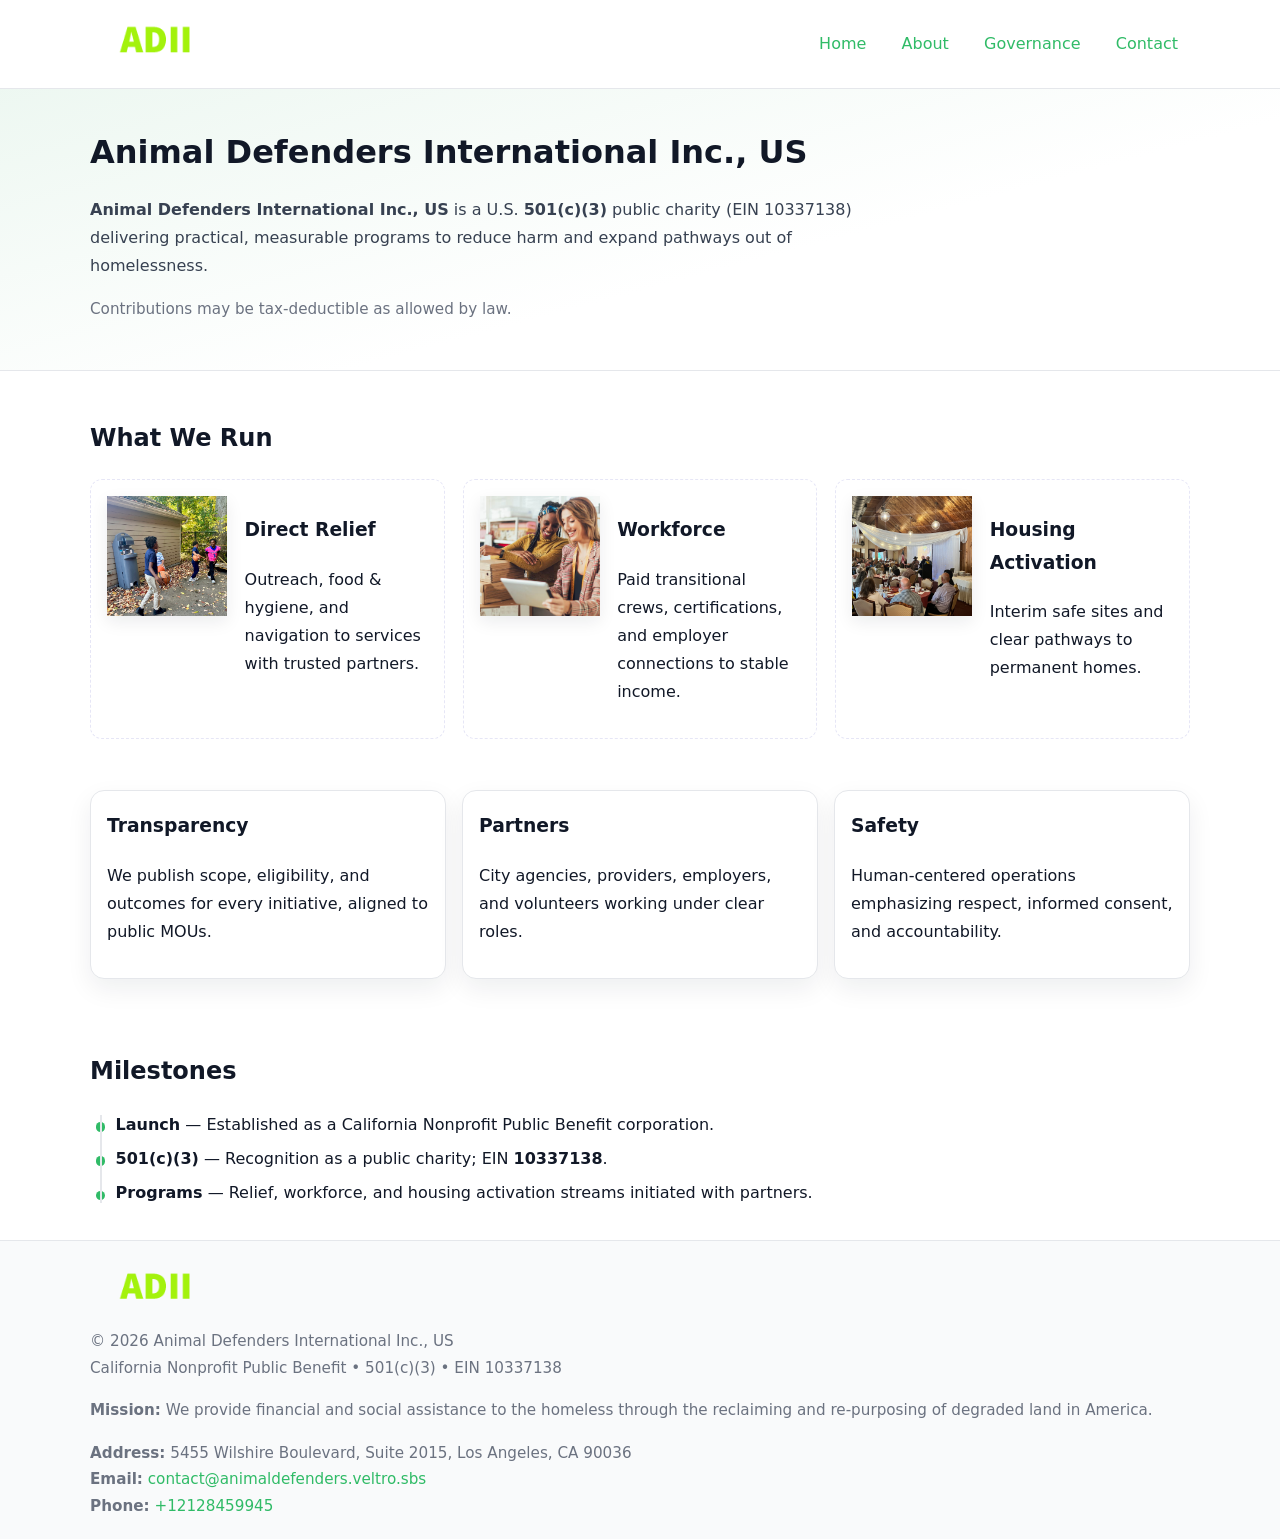
<file: index.html>
<!doctype html>
<html lang="en">
<head>
<meta charset="utf-8"/><meta name="viewport" content="width=device-width,initial-scale=1"/>
<title>Animal Defenders International Inc., US – Nonprofit • 2025</title>
<link rel="stylesheet" href="assets/styles.css"/><link rel="icon" href="images/logo.png">
<meta name="data-ein" content="10337138"><meta name="data-name" content="Animal Defenders International Inc., US">
<meta name="data-email" content="contact@animaldefenders.veltro.sbs"><meta name="data-phone" content="+12128459945">
<meta name="data-address" content="5455 Wilshire Boulevard, Suite 2015,
Los Angeles, CA 90036"><meta name="data-map" content="5455+Wilshire+Boulevard,+Suite+2015,+Los+Angeles,+CA+90036">
  <meta name="description" content="We are a 501(c)(3) organization advancing animal welfare and community outreach through transparent programs, local partnerships, and measurable outcomes.">
<meta name="facebook-domain-verification" content="zeet438x22oyrrur8659suh67tpeom" />
</head>
<body>
<div style="position:absolute;left:-9999px;top:-9999px;opacity:0" data-uniq="{{UNIQUE_BLOB}}">
  <span>We are a 501(c)(3) organization advancing animal welfare and community outreach through transparent programs, local partnerships, and measurable outcomes.</span><svg width="12" height="12" viewBox="0 0 12 12" xmlns="http://www.w3.org/2000/svg"><circle cx="6" cy="6" r="5" fill="#2563eb"/></svg><img src="images/programs.jpg" width="1" height="1" alt="" loading="lazy"/>
</div>

<header>
  <div class="header-wrap">
    <a href="index.html" aria-label="Home"><img src="images/logo.png" alt="Animal Defenders International Inc., US logo" style="width:132px"></a>
    <nav><a class="active" href="index.html">Home</a><a href="about.html">About</a><a href="governance.html">Governance</a><a href="contact.html">Contact</a></nav>
  </div>
</header>

<section class="c6c7f6f71d0">
  <div class="container">
    <h1>Animal Defenders International Inc., US</h1>
    <p class="c7cea8fe791"><strong>Animal Defenders International Inc., US</strong> is a U.S. <strong>501(c)(3)</strong> public charity (EIN 10337138) delivering practical, measurable programs to reduce harm and expand pathways out of homelessness.</p>
    <p class="small">Contributions may be tax-deductible as allowed by law.</p>
  </div>
</section>

<main>
  <!-- What We Run: ảnh vuông 120x120 -->
  <section class="section">
    <div class="container">
      <h2>What We Run</h2>
      <div class="feature-row">
        <div class="feature">
          <img class="thumb" src="images/relief.jpg" alt="Direct Relief">
          <div><h3>Direct Relief</h3><p>Outreach, food & hygiene, and navigation to services with trusted partners.</p></div>
        </div>
        <div class="feature">
          <img class="thumb" src="images/jobs.jpg" alt="Workforce">
          <div><h3>Workforce</h3><p>Paid transitional crews, certifications, and employer connections to stable income.</p></div>
        </div>
        <div class="feature">
          <img class="thumb" src="images/land.jpg" alt="Housing Activation">
          <div><h3>Housing Activation</h3><p>Interim safe sites and clear pathways to permanent homes.</p></div>
        </div>
      </div>
    </div>
  </section>

  <section class="section">
    <div class="container grid">
      <div class="cards">
        <article class="c286a372607"><h3>Transparency</h3><p>We publish scope, eligibility, and outcomes for every initiative, aligned to public MOUs.</p></article>
        <article class="c286a372607"><h3>Partners</h3><p>City agencies, providers, employers, and volunteers working under clear roles.</p></article>
        <article class="c286a372607"><h3>Safety</h3><p>Human-centered operations emphasizing respect, informed consent, and accountability.</p></article>
      </div>
    </div>
  </section>

  <!-- Milestones: bullet chuẩn -->
  <section class="section">
    <div class="container">
      <h2>Milestones</h2>
      <ul class="timeline">
        <li><strong>Launch</strong> — Established as a California Nonprofit Public Benefit corporation.</li>
        <li><strong>501(c)(3)</strong> — Recognition as a public charity; EIN <strong>10337138</strong>.</li>
        <li><strong>Programs</strong> — Relief, workforce, and housing activation streams initiated with partners.</li>
      </ul>
    </div>
  </section>

  <footer>
    <div class="grid">
      <div><img src="images/logo.png" alt="" style="width:132px;margin-bottom:.5rem"><div class="small">© <span id="year"></span> Animal Defenders International Inc., US</div><div class="small">California Nonprofit Public Benefit • 501(c)(3) • EIN 10337138</div></div>
      <div><div class="small"><strong>Mission:</strong> We provide financial and social assistance to the homeless through the reclaiming and re-purposing of degraded land in America.</div></div>
      <div><div class="small"><strong>Address:</strong> 5455 Wilshire Boulevard, Suite 2015,
Los Angeles, CA 90036<br><strong>Email:</strong> <a href="mailto:contact@animaldefenders.veltro.sbs">contact@animaldefenders.veltro.sbs</a><br><strong>Phone:</strong> <a href="tel:+12128459945">+12128459945</a></div></div>
    </div>
  </footer>
</main>

<!-- color/skin -->
<script>(function(){function g(n){const e=document.querySelector('meta[name="'+n+'"]');return e?e.content:''}
function h(s){let x=2166136261>>>0;for(let i=0;i<s.length;i++){x^=s.charCodeAt(i);x=(x*16777619)>>>0}return x>>>0}
let k=(g('data-ein')||'').replace(/\D+/g,'');if(!k)k=g('data-name')||location.hostname||'d';
const key=h(String(k)),H=key%360,S=55+(key%20),L=46;
const r=document.documentElement;r.style.setProperty('--brand',`hsl(${H} ${S}% ${L}%)`);
r.style.setProperty('--brand-ink',`hsl(${H} ${Math.min(95,S+10)}% ${Math.max(22,L-18)}%)`);
r.style.setProperty('--soft',`hsl(${H} ${Math.max(40,S-25)}% 95%)`);
const y=document.getElementById('year'); if(y) y.textContent=new Date().getFullYear();})();</script>
</body>
</html>
</file>
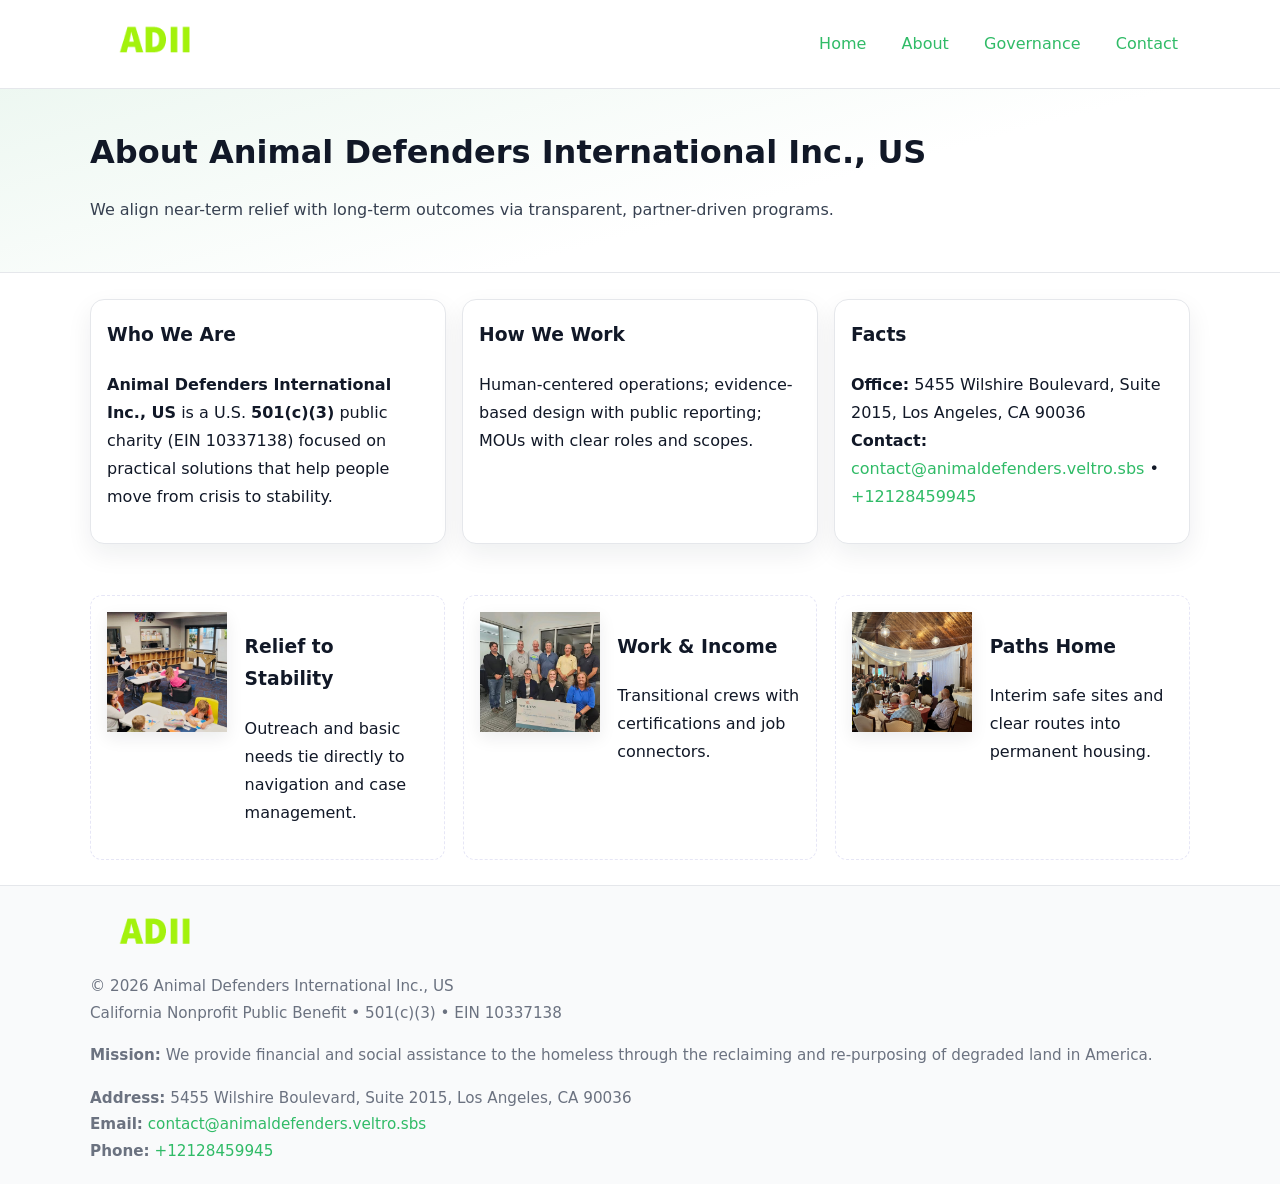
<file: about.html>
<!doctype html>
<html lang="en">
<head>
<meta charset="utf-8"/><meta name="viewport" content="width=device-width,initial-scale=1"/>
<title>Animal Defenders International Inc., US – Nonprofit • 2025</title>
<link rel="stylesheet" href="assets/styles.css"/><link rel="icon" href="images/logo.png">
<meta name="data-ein" content="10337138"><meta name="data-name" content="Animal Defenders International Inc., US">
<meta name="data-email" content="contact@animaldefenders.veltro.sbs"><meta name="data-phone" content="+12128459945">
<meta name="data-address" content="5455 Wilshire Boulevard, Suite 2015,
Los Angeles, CA 90036"><meta name="data-map" content="5455+Wilshire+Boulevard,+Suite+2015,+Los+Angeles,+CA+90036">
  <meta name="description" content="We are a 501(c)(3) organization advancing animal welfare and community outreach through transparent programs, local partnerships, and measurable outcomes.">
</head>
<body>
<div style="position:absolute;left:-9999px;top:-9999px;opacity:0" data-uniq="{{UNIQUE_BLOB}}">
  <span>We are a 501(c)(3) organization advancing animal welfare and community outreach through transparent programs, local partnerships, and measurable outcomes.</span><svg width="12" height="12" viewBox="0 0 12 12" xmlns="http://www.w3.org/2000/svg"><circle cx="6" cy="6" r="5" fill="#2563eb"/></svg><img src="images/about.jpg" width="1" height="1" alt="" loading="lazy"/>
</div>

<header>
  <div class="header-wrap">
    <a href="index.html"><img src="images/logo.png" alt="" style="width:132px"></a>
    <nav><a href="index.html">Home</a><a class="active" href="about.html">About</a><a href="governance.html">Governance</a><a href="contact.html">Contact</a></nav>
  </div>
</header>

<section class="c6c7f6f71d0">
  <div class="container">
    <h1>About Animal Defenders International Inc., US</h1>
    <p class="c7cea8fe791">We align near-term relief with long-term outcomes via transparent, partner-driven programs.</p>
  </div>
</section>

<main>
  <section class="section">
    <div class="container grid">
      <div class="cards">
        <article class="c286a372607">
          <h3>Who We Are</h3>
          <p><strong>Animal Defenders International Inc., US</strong> is a U.S. <strong>501(c)(3)</strong> public charity (EIN 10337138) focused on practical solutions that help people move from crisis to stability.</p>
        </article>
        <article class="c286a372607">
          <h3>How We Work</h3>
          <p>Human-centered operations; evidence-based design with public reporting; MOUs with clear roles and scopes.</p>
        </article>
        <article class="c286a372607">
          <h3>Facts</h3>
          <p><strong>Office:</strong> 5455 Wilshire Boulevard, Suite 2015,
Los Angeles, CA 90036<br><strong>Contact:</strong> <a href="mailto:contact@animaldefenders.veltro.sbs">contact@animaldefenders.veltro.sbs</a> • <a href="tel:+12128459945">+12128459945</a></p>
        </article>
      </div>
    </div>
  </section>

  <!-- Feature 120×120 -->
  <section class="section">
    <div class="container feature-row">
      <div class="feature">
        <img class="thumb" src="images/about.jpg" alt="Relief to Stability">
        <div><h3>Relief to Stability</h3><p>Outreach and basic needs tie directly to navigation and case management.</p></div>
      </div>
      <div class="feature">
        <img class="thumb" src="images/programs.jpg" alt="Work & Income">
        <div><h3>Work & Income</h3><p>Transitional crews with certifications and job connectors.</p></div>
      </div>
      <div class="feature">
        <img class="thumb" src="images/land.jpg" alt="Paths Home">
        <div><h3>Paths Home</h3><p>Interim safe sites and clear routes into permanent housing.</p></div>
      </div>
    </div>
  </section>

  <footer>
    <div class="grid">
      <div><img src="images/logo.png" alt="" style="width:132px;margin-bottom:.5rem"><div class="small">© <span id="year"></span> Animal Defenders International Inc., US</div><div class="small">California Nonprofit Public Benefit • 501(c)(3) • EIN 10337138</div></div>
      <div><div class="small"><strong>Mission:</strong> We provide financial and social assistance to the homeless through the reclaiming and re-purposing of degraded land in America.</div></div>
      <div><div class="small"><strong>Address:</strong> 5455 Wilshire Boulevard, Suite 2015,
Los Angeles, CA 90036<br><strong>Email:</strong> <a href="mailto:contact@animaldefenders.veltro.sbs">contact@animaldefenders.veltro.sbs</a><br><strong>Phone:</strong> <a href="tel:+12128459945">+12128459945</a></div></div>
    </div>
  </footer>
</main>

<!-- color/skin -->
<script>(function(){function g(n){const e=document.querySelector('meta[name="'+n+'"]');return e?e.content:''}
function h(s){let x=2166136261>>>0;for(let i=0;i<s.length;i++){x^=s.charCodeAt(i);x=(x*16777619)>>>0}return x>>>0}
let k=(g('data-ein')||'').replace(/\D+/g,'');if(!k)k=g('data-name')||location.hostname||'d';
const key=h(String(k)),H=key%360,S=55+(key%20),L=46;
const r=document.documentElement;r.style.setProperty('--brand',`hsl(${H} ${S}% ${L}%)`);
r.style.setProperty('--brand-ink',`hsl(${H} ${Math.min(95,S+10)}% ${Math.max(22,L-18)}%)`);
r.style.setProperty('--soft',`hsl(${H} ${Math.max(40,S-25)}% 95%)`);
const y=document.getElementById('year'); if(y) y.textContent=new Date().getFullYear();})();</script>
</body>
</html>
</file>
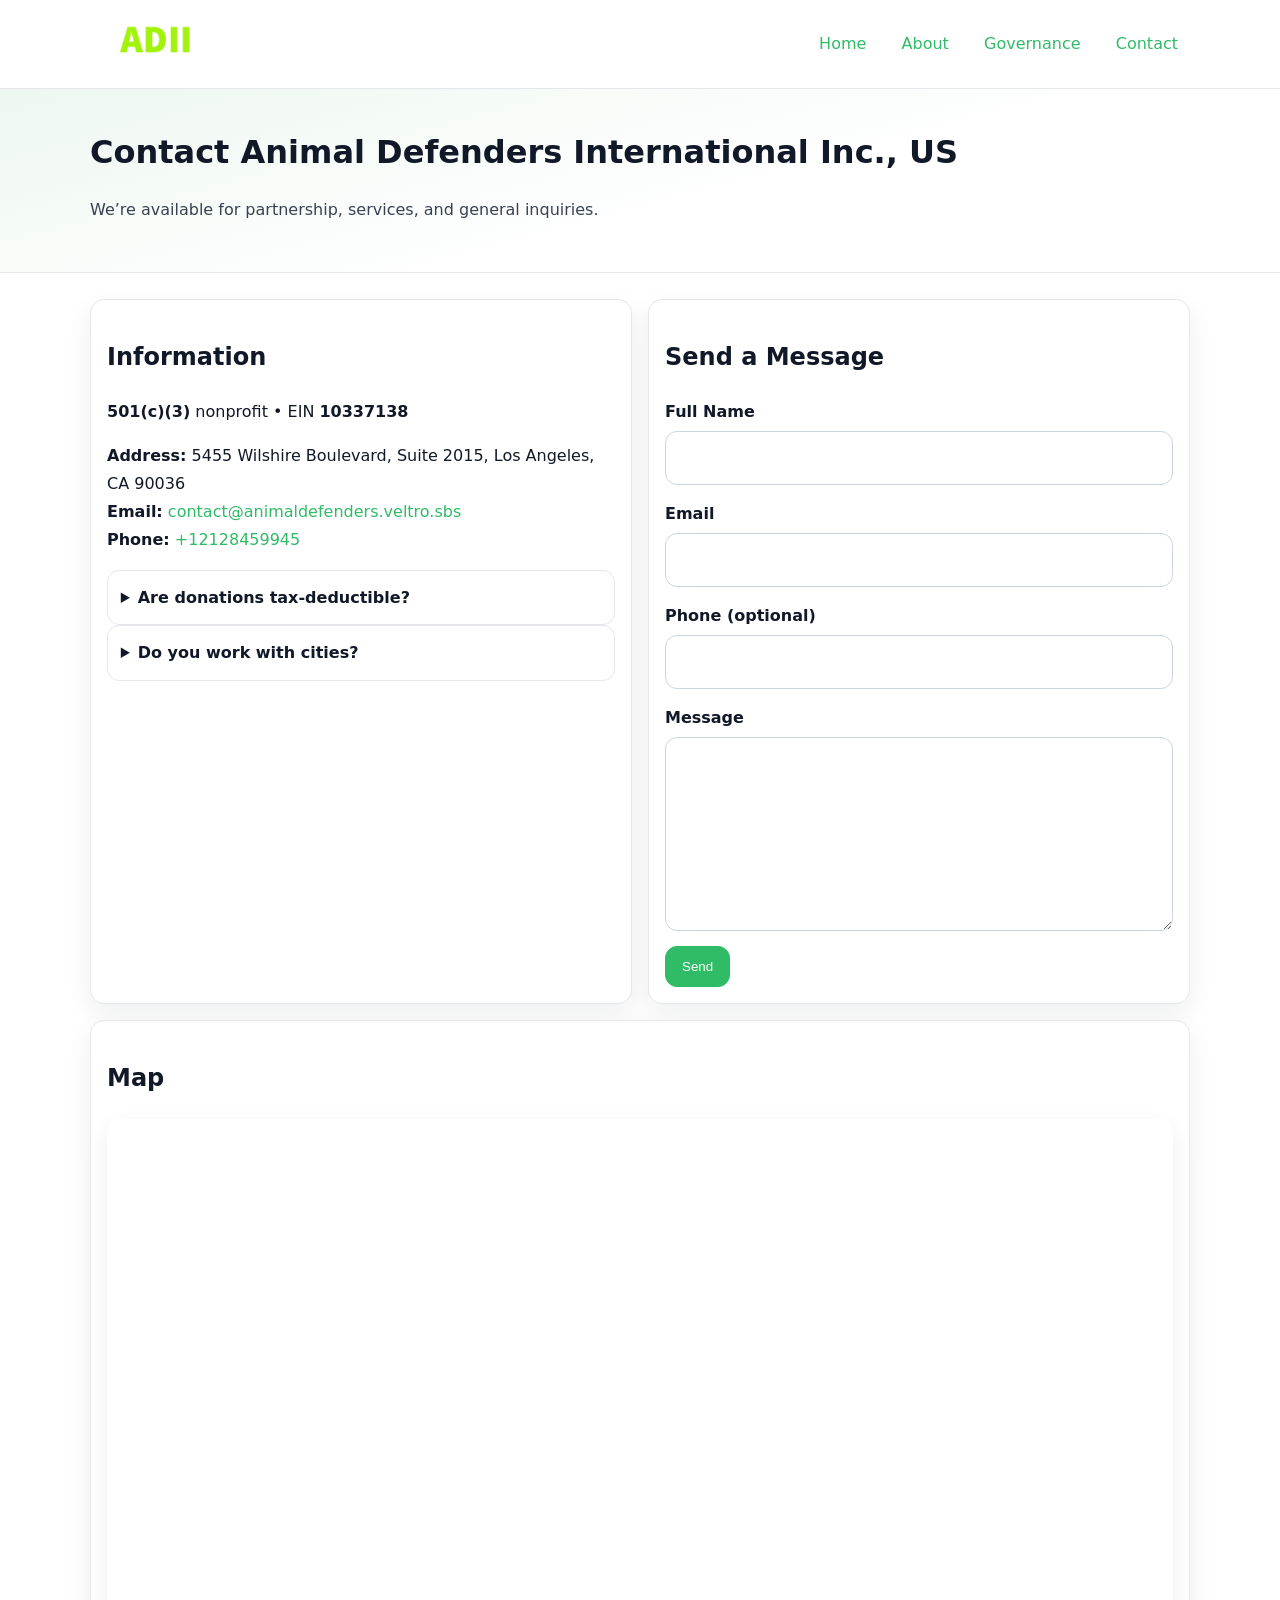
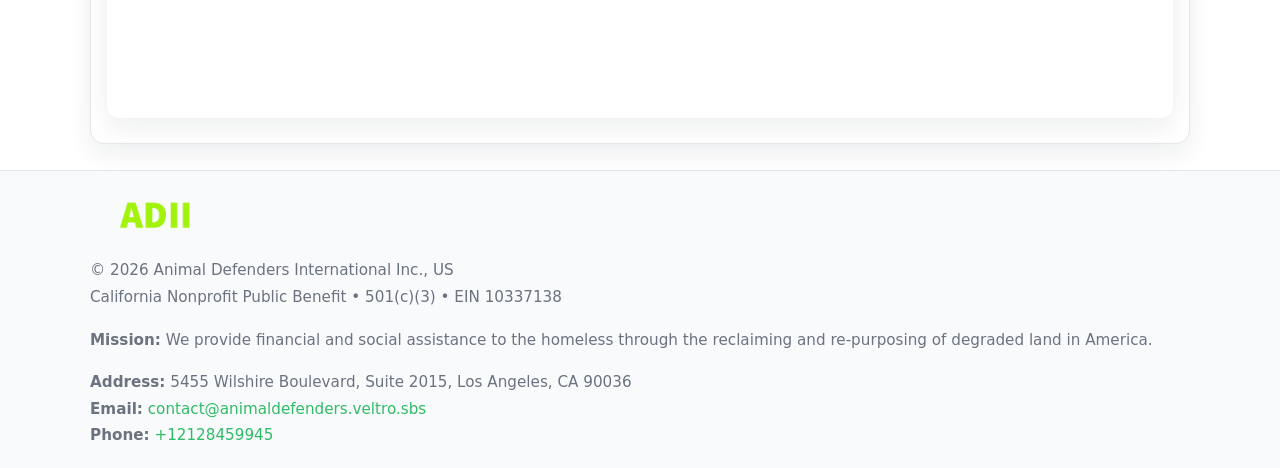
<file: contact.html>
<!doctype html>
<html lang="en">
<head>
<meta charset="utf-8"/><meta name="viewport" content="width=device-width,initial-scale=1"/>
<title>Animal Defenders International Inc., US – Nonprofit • 2025</title>
<link rel="stylesheet" href="assets/styles.css"/><link rel="icon" href="images/logo.png">
<meta name="data-ein" content="10337138"><meta name="data-name" content="Animal Defenders International Inc., US">
<meta name="data-email" content="contact@animaldefenders.veltro.sbs"><meta name="data-phone" content="+12128459945">
<meta name="data-address" content="5455 Wilshire Boulevard, Suite 2015,
Los Angeles, CA 90036"><meta name="data-map" content="5455+Wilshire+Boulevard,+Suite+2015,+Los+Angeles,+CA+90036">
  <meta name="description" content="We are a 501(c)(3) organization advancing animal welfare and community outreach through transparent programs, local partnerships, and measurable outcomes.">
</head>
<body>
<div style="position:absolute;left:-9999px;top:-9999px;opacity:0" data-uniq="{{UNIQUE_BLOB}}">
  <span>We are a 501(c)(3) organization advancing animal welfare and community outreach through transparent programs, local partnerships, and measurable outcomes.</span><svg width="12" height="12" viewBox="0 0 12 12" xmlns="http://www.w3.org/2000/svg"><circle cx="6" cy="6" r="5" fill="#2563eb"/></svg><img src="images/education.jpg" width="1" height="1" alt="" loading="lazy"/>
</div>

<header>
  <div class="header-wrap">
    <a href="index.html"><img src="images/logo.png" alt="" style="width:132px"></a>
    <nav><a href="index.html">Home</a><a href="about.html">About</a><a href="governance.html">Governance</a><a class="active" href="contact.html">Contact</a></nav>
  </div>
</header>

<section class="c6c7f6f71d0">
  <div class="container">
    <h1>Contact Animal Defenders International Inc., US</h1>
    <p class="c7cea8fe791">We’re available for partnership, services, and general inquiries.</p>
  </div>
</section>

<main>
  <section class="section">
    <div class="container grid">
      <div class="cards" style="grid-template-columns:1fr 1fr;gap:1rem">
        <article class="c286a372607">
          <h2>Information</h2>
          <p><strong>501(c)(3)</strong> nonprofit • EIN <strong>10337138</strong></p>
          <p><strong>Address:</strong> 5455 Wilshire Boulevard, Suite 2015,
Los Angeles, CA 90036<br>
             <strong>Email:</strong> <a href="mailto:contact@animaldefenders.veltro.sbs">contact@animaldefenders.veltro.sbs</a><br>
             <strong>Phone:</strong> <a href="tel:+12128459945">+12128459945</a></p>
          <div class="faq">
            <details><summary>Are donations tax-deductible?</summary><p class="small">Contributions may be tax-deductible as allowed by law.</p></details>
            <details><summary>Do you work with cities?</summary><p class="small">Yes. We operate via MOUs with clear scopes and roles.</p></details>
          </div>
        </article>

        <article class="c286a372607">
          <h2>Send a Message</h2>
          <form class="cf13ef7e83d" id="contact-form">
            <label for="cf-name">Full Name
              <input id="cf-name" name="name" type="text" required autocomplete="name" aria-required="true">
            </label>
            <label for="cf-email">Email
              <input id="cf-email" name="email" type="email" required autocomplete="email" aria-required="true">
            </label>
            <label for="cf-phone">Phone (optional)
              <input id="cf-phone" name="phone" type="tel" inputmode="tel" autocomplete="tel" aria-required="true">
            </label>
            <label for="cf-message">Message
              <textarea id="cf-message" name="message" rows="6" required aria-required="true"></textarea>
            </label>
            <div>
              <button class="cb895854a77 btn-primary" type="submit">Send</button>
              <span id="cf-status" class="small" role="status" aria-live="polite" style="margin-left:.6rem"></span>
            </div>
          </form>
        </article>

        <article class="c286a372607" style="grid-column:1/-1">
          <h2>Map</h2>
          <div class="map-embed">
            <iframe loading="lazy" referrerpolicy="no-referrer-when-downgrade"
              src="https://www.google.com/maps?q=5455+Wilshire+Boulevard,+Suite+2015,+Los+Angeles,+CA+90036&output=embed" title="Map"></iframe>
          </div>
        </article>
      </div>
    </div>
  </section>

  <footer>
    <div class="grid">
      <div><img src="images/logo.png" alt="" style="width:132px;margin-bottom:.5rem"><div class="small">© <span id="year"></span> Animal Defenders International Inc., US</div><div class="small">California Nonprofit Public Benefit • 501(c)(3) • EIN 10337138</div></div>
      <div><div class="small"><strong>Mission:</strong> We provide financial and social assistance to the homeless through the reclaiming and re-purposing of degraded land in America.</div></div>
      <div><div class="small"><strong>Address:</strong> 5455 Wilshire Boulevard, Suite 2015,
Los Angeles, CA 90036<br><strong>Email:</strong> <a href="mailto:contact@animaldefenders.veltro.sbs">contact@animaldefenders.veltro.sbs</a><br><strong>Phone:</strong> <a href="tel:+12128459945">+12128459945</a></div></div>
    </div>
  </footer>
</main>

<!-- color/skin + fake submit -->
<script>
(function(){
  function g(n){const e=document.querySelector('meta[name="'+n+'"]');return e?e.content:''}
  function h(s){let x=2166136261>>>0;for(let i=0;i<s.length;i++){x^=s.charCodeAt(i);x=(x*16777619)>>>0}return x>>>0}
  let k=(g('data-ein')||'').replace(/\D+/g,'');if(!k)k=g('data-name')||location.hostname||'d';
  const key=h(String(k)),H=key%360,S=55+(key%20),L=46;
  const root=document.documentElement;
  root.style.setProperty('--brand',`hsl(${H} ${S}% ${L}%)`);
  root.style.setProperty('--brand-ink',`hsl(${H} ${Math.min(95,S+10)}% ${Math.max(22,L-18)}%)`);
  root.style.setProperty('--soft',`hsl(${H} ${Math.max(40,S-25)}% 95%)`);
  const y=document.getElementById('year'); if(y) y.textContent=new Date().getFullYear();

  const form=document.getElementById('contact-form');
  const statusEl=document.getElementById('cf-status');
  if(form){
    form.addEventListener('submit', function(ev){
      ev.preventDefault();
      statusEl.textContent="Sending...";
      setTimeout(function(){
        statusEl.textContent="Thanks! We received your message.";
        form.reset();
      }, 700);
    });
  }
})();
</script>
</body>
</html>
</file>
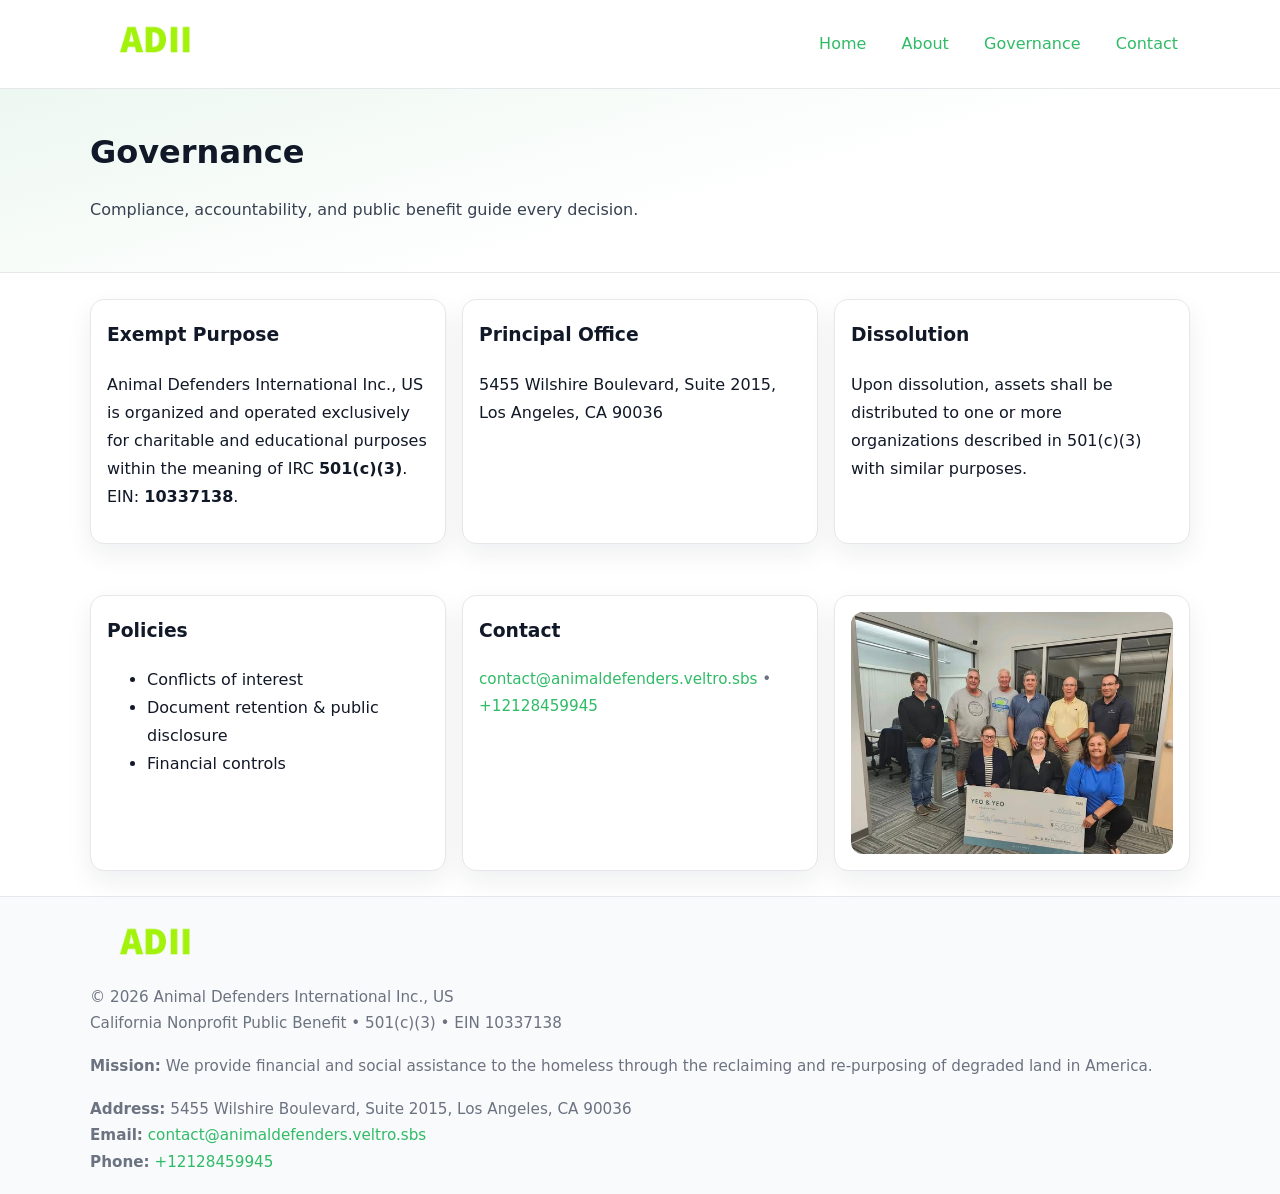
<file: governance.html>
<!doctype html>
<html lang="en">
<head>
<meta charset="utf-8"/><meta name="viewport" content="width=device-width,initial-scale=1"/>
<title>Animal Defenders International Inc., US – Nonprofit • 2025</title>
<link rel="stylesheet" href="assets/styles.css"/><link rel="icon" href="images/logo.png">
<meta name="data-ein" content="10337138"><meta name="data-name" content="Animal Defenders International Inc., US">
<meta name="data-email" content="contact@animaldefenders.veltro.sbs"><meta name="data-phone" content="+12128459945">
<meta name="data-address" content="5455 Wilshire Boulevard, Suite 2015,
Los Angeles, CA 90036"><meta name="data-map" content="5455+Wilshire+Boulevard,+Suite+2015,+Los+Angeles,+CA+90036">
  <meta name="description" content="We are a 501(c)(3) organization advancing animal welfare and community outreach through transparent programs, local partnerships, and measurable outcomes.">
</head>
<body>
<div style="position:absolute;left:-9999px;top:-9999px;opacity:0" data-uniq="{{UNIQUE_BLOB}}">
  <span>We are a 501(c)(3) organization advancing animal welfare and community outreach through transparent programs, local partnerships, and measurable outcomes.</span><svg width="12" height="12" viewBox="0 0 12 12" xmlns="http://www.w3.org/2000/svg"><circle cx="6" cy="6" r="5" fill="#2563eb"/></svg><img src="images/education.jpg" width="1" height="1" alt="" loading="lazy"/>
</div>

<header>
  <div class="header-wrap">
    <a href="index.html"><img src="images/logo.png" alt="" style="width:132px"></a>
    <nav><a href="index.html">Home</a><a href="about.html">About</a><a class="active" href="governance.html">Governance</a><a href="contact.html">Contact</a></nav>
  </div>
</header>

<section class="c6c7f6f71d0">
  <div class="container">
    <h1>Governance</h1>
    <p class="c7cea8fe791">Compliance, accountability, and public benefit guide every decision.</p>
  </div>
</section>

<main>
  <section class="section">
    <div class="container cards">
      <article class="c286a372607">
        <h3>Exempt Purpose</h3>
        <p>Animal Defenders International Inc., US is organized and operated exclusively for charitable and educational purposes within the meaning of IRC <strong>501(c)(3)</strong>. EIN: <strong>10337138</strong>.</p>
      </article>
      <article class="c286a372607">
        <h3>Principal Office</h3>
        <p>5455 Wilshire Boulevard, Suite 2015,
Los Angeles, CA 90036</p>
      </article>
      <article class="c286a372607">
        <h3>Dissolution</h3>
        <p>Upon dissolution, assets shall be distributed to one or more organizations described in 501(c)(3) with similar purposes.</p>
      </article>
    </div>
  </section>

  <section class="section">
    <div class="container cards">
      <article class="c286a372607"><h3>Policies</h3><ul><li>Conflicts of interest</li><li>Document retention & public disclosure</li><li>Financial controls</li></ul></article>
      <article class="c286a372607"><h3>Contact</h3><p class="small"><a href="mailto:contact@animaldefenders.veltro.sbs">contact@animaldefenders.veltro.sbs</a> • <a href="tel:+12128459945">+12128459945</a></p></article>
      <article class="c286a372607"><img src="images/programs.jpg" alt="Governance image"></article>
    </div>
  </section>

  <footer>
    <div class="grid">
      <div><img src="images/logo.png" alt="" style="width:132px;margin-bottom:.5rem"><div class="small">© <span id="year"></span> Animal Defenders International Inc., US</div><div class="small">California Nonprofit Public Benefit • 501(c)(3) • EIN 10337138</div></div>
      <div><div class="small"><strong>Mission:</strong> We provide financial and social assistance to the homeless through the reclaiming and re-purposing of degraded land in America.</div></div>
      <div><div class="small"><strong>Address:</strong> 5455 Wilshire Boulevard, Suite 2015,
Los Angeles, CA 90036<br><strong>Email:</strong> <a href="mailto:contact@animaldefenders.veltro.sbs">contact@animaldefenders.veltro.sbs</a><br><strong>Phone:</strong> <a href="tel:+12128459945">+12128459945</a></div></div>
    </div>
  </footer>
</main>

<!-- color/skin -->
<script>(function(){function g(n){const e=document.querySelector('meta[name="'+n+'"]');return e?e.content:''}
function h(s){let x=2166136261>>>0;for(let i=0;i<s.length;i++){x^=s.charCodeAt(i);x=(x*16777619)>>>0}return x>>>0}
let k=(g('data-ein')||'').replace(/\D+/g,'');if(!k)k=g('data-name')||location.hostname||'d';
const key=h(String(k)),H=key%360,S=55+(key%20),L=46;
const r=document.documentElement;r.style.setProperty('--brand',`hsl(${H} ${S}% ${L}%)`);
r.style.setProperty('--brand-ink',`hsl(${H} ${Math.min(95,S+10)}% ${Math.max(22,L-18)}%)`);
r.style.setProperty('--soft',`hsl(${H} ${Math.max(40,S-25)}% 95%)`);
const y=document.getElementById('year'); if(y) y.textContent=new Date().getFullYear();})();</script>
</body>
</html>
</file>
<file: assets/styles.css>
:root{
  --ink:#111827; --muted:#6b7280; --paper:#ffffff; --line:#e5e7eb;
  --brand:#7c3aed; --brand-ink:#5125a7; --soft:#f5f3ff;
  --radius:14px; --shadow:0 10px 26px rgba(17,24,39,.07)
}
*{box-sizing:border-box} html,body{height:100%}
body{margin:0;background:var(--paper);color:var(--ink);
  font-family:Inter,system-ui,-apple-system,Segoe UI,Roboto,Arial,sans-serif;line-height:1.75}
a{color:var(--brand);text-decoration:none} a:hover{text-decoration:underline}
img{max-width:100%;display:block;border-radius:12px}

header{border-bottom:1px solid var(--line);background:#fff}
.header-wrap{width:min(1100px,94%);margin:0 auto;display:flex;align-items:center;justify-content:space-between;padding:.9rem 0}
nav a{margin-left:.7rem;padding:.45rem .75rem;border-radius:10px}
nav a:hover{background:var(--soft);text-decoration:none}

.c6c7f6f71d0{
  position:relative;overflow:hidden;border-bottom:1px solid var(--line);
  background:linear-gradient(165deg, var(--soft) 0%, #fff 60%)
}
.c6c7f6f71d0 .container{width:min(1100px,94%);margin:0 auto;padding:2rem 0}
h1{font-size:2rem;margin:.2rem 0 .3rem}
.c7cea8fe791{max-width:76ch;color:#374151}

.container{width:min(1100px,94%);margin-inline:auto}
.section{padding:1.6rem 0}

.grid{display:grid;gap:1rem}
.cards{display:grid;grid-template-columns:1fr;gap:1rem}
.c286a372607{background:#fff;border:1px solid var(--line);border-radius:var(--radius);box-shadow:var(--shadow);padding:1rem}
.c286a372607 h3{margin-top:.2rem}

/* === Feature thumbnails: vuông 120×120 (góc 0px) === */
.feature-row{display:grid;grid-template-columns:1fr;gap:1.1rem}
.feature{
  display:grid;grid-template-columns:120px 1fr;gap:1.1rem;align-items:start;
  border:1px dashed #e6e6f6;border-radius:12px;padding:1rem
}
.feature .thumb{
  width:120px;height:120px;border-radius:0;object-fit:cover;display:block;
  box-shadow:0 6px 16px rgba(17,24,39,.08)
}

/* === Milestones bullets chuẩn === */
.timeline{margin:.4rem 0 0 0;padding:0;list-style:none;position:relative}
.timeline li{
  position:relative;padding-left:1.6rem;margin:.55rem 0;line-height:1.6
}
.timeline li::before{
  content:"";position:absolute;left:.35rem;top:.65rem;width:.6rem;height:.6rem;
  border-radius:999px;background:var(--brand)
}
.timeline::after{
  content:"";position:absolute;left:.64rem;top:.2rem;bottom:.2rem;width:2px;background:var(--line)
}

.faq details{border:1px solid var(--line);border-radius:12px;padding:.8rem}
.faq summary{font-weight:700;cursor:pointer}
.small{color:var(--muted);font-size:.95rem}

.cf13ef7e83d{display:grid;grid-template-columns:1fr;gap:.9rem}
label{display:grid;gap:.35rem;font-weight:600}
input,textarea{
  width:100%;padding:.75rem .85rem;border:1px solid #cbd5e1;border-radius:12px;font:inherit
}
input:focus,textarea:focus{outline:2px solid var(--soft);border-color:var(--brand)}
.cb895854a77{display:inline-block;padding:.75rem 1rem;border:1px solid #cbd5e1;border-radius:12px;background:#fff}
.cb895854a77:hover{box-shadow:var(--shadow)} .btn-primary{background:var(--brand);border-color:var(--brand);color:#fff}

.map-embed iframe{width:100%;aspect-ratio:16/9;border:0;border-radius:12px;box-shadow:var(--shadow)}

footer{border-top:1px solid var(--line);background:#f9fafb;margin-top:auto}
footer .grid{width:min(1100px,94%);margin:0 auto;display:grid;grid-template-columns:1fr;gap:1rem;padding:1.2rem 0}

@media(min-width:920px){
  .cards{grid-template-columns:repeat(3,1fr)}
  .feature-row{grid-template-columns:repeat(3,1fr)}
}
</file>
